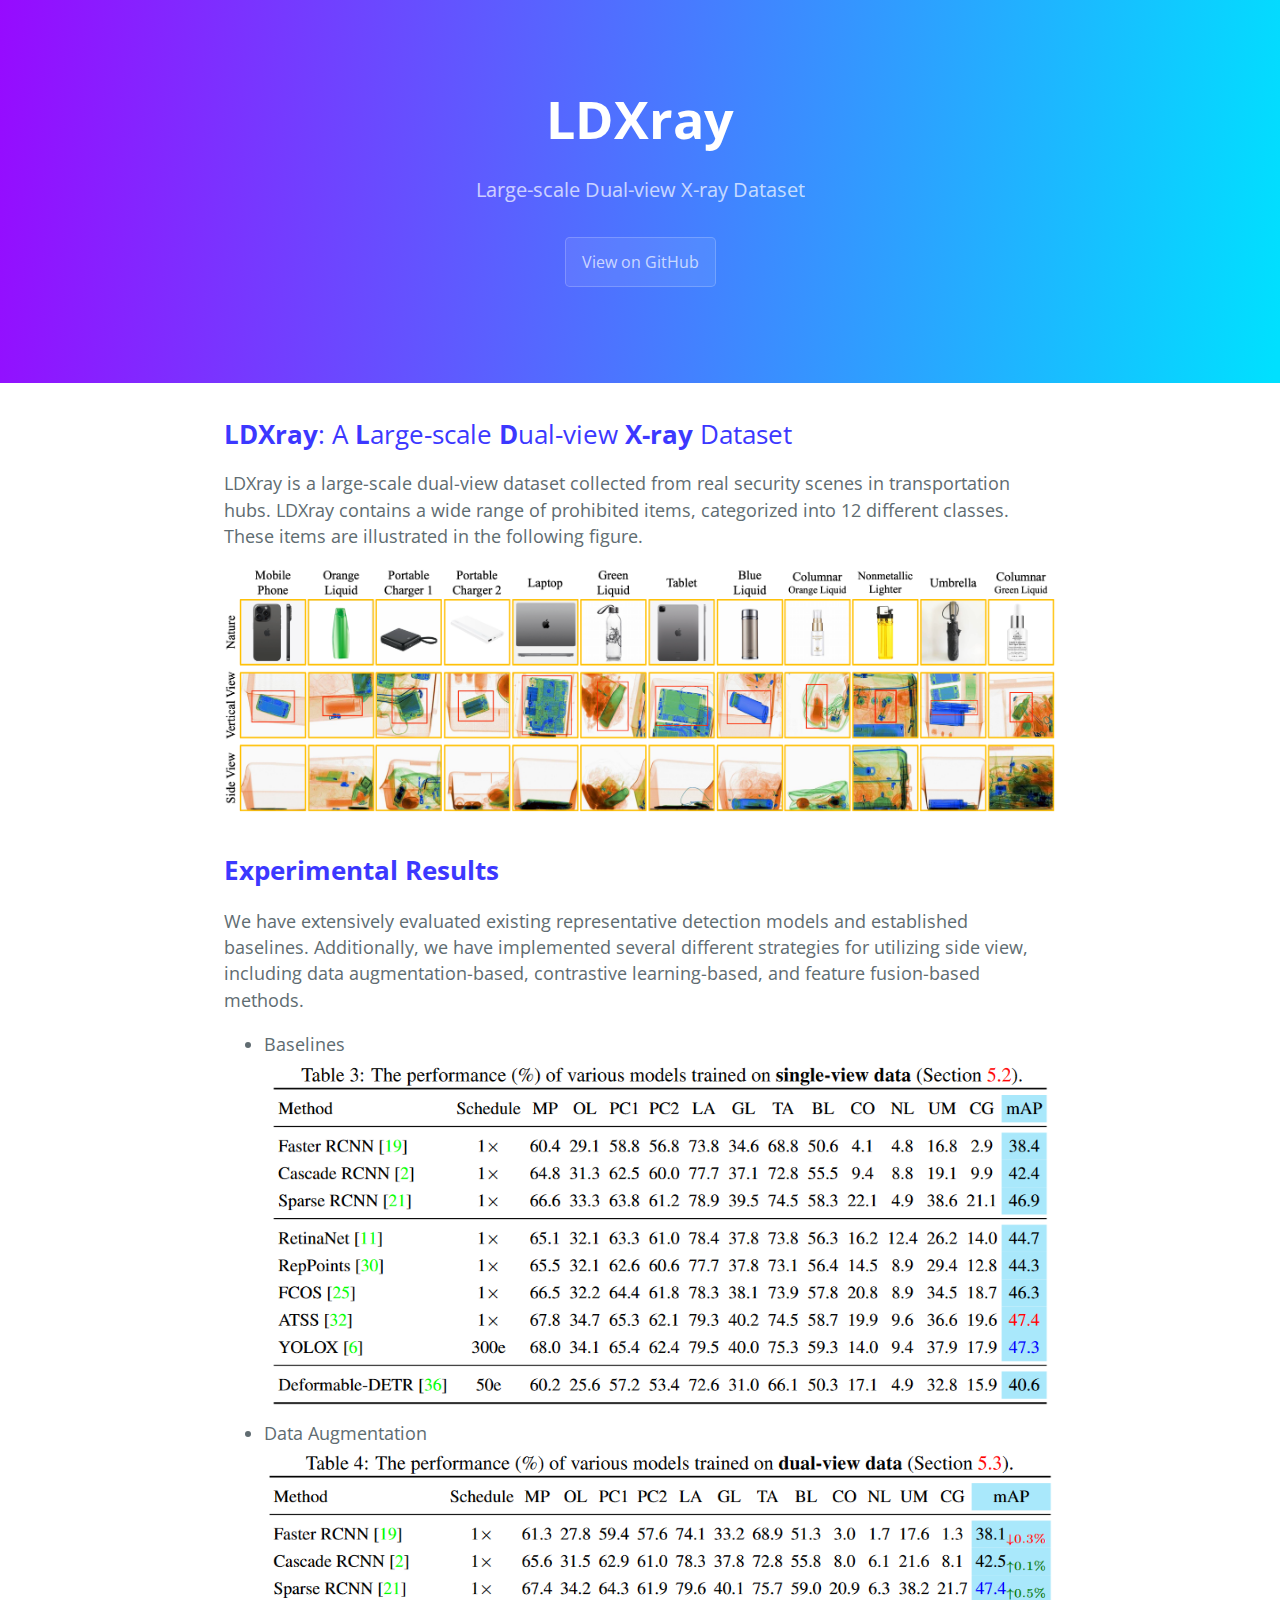
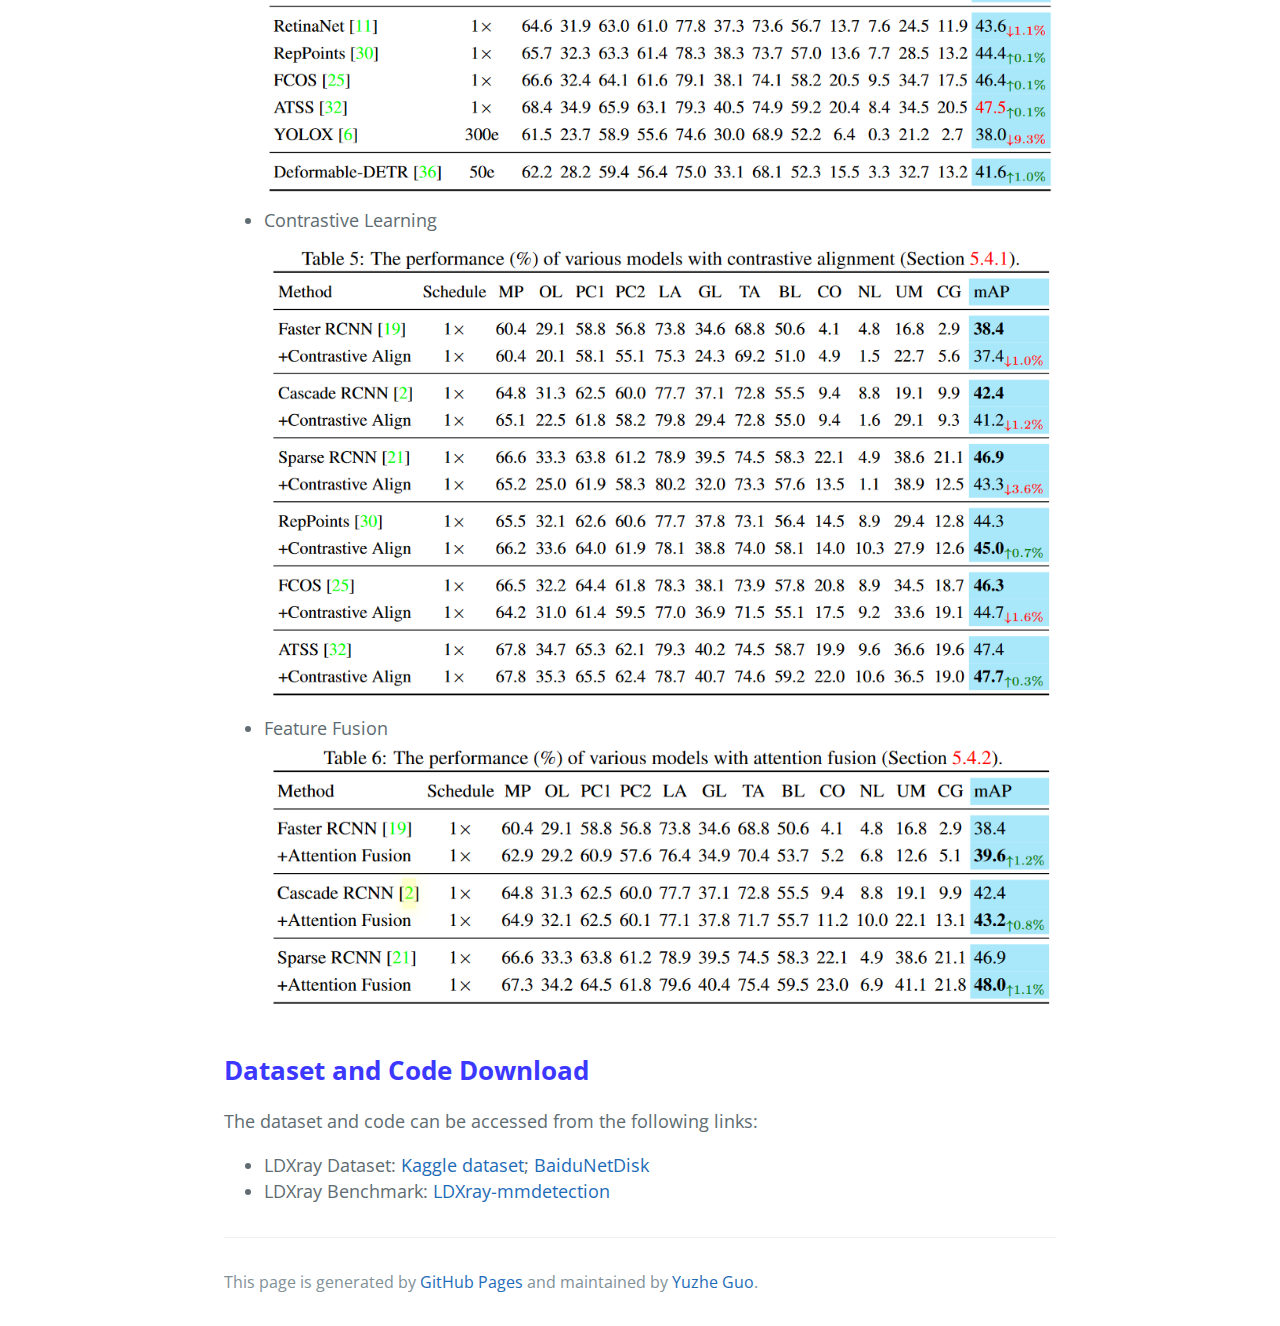
<file: index.html>
<!DOCTYPE html>
<html lang="en-US"><head>
<meta http-equiv="content-type" content="text/html; charset=UTF-8">
    <meta charset="UTF-8">

<!-- Begin Jekyll SEO tag v2.8.0 -->
<title>LDXray: A Dataset for X-ray Prohibited Items Detection</title>
<meta name="generator" content="Jekyll v3.9.3">
<meta property="og:title" content="LDXray: A Dataset for X-ray Prohibited Items Detection">
<meta property="og:locale" content="en_US">
<meta name="description" content="Large-scale Dual-view X-ray Dataset">
<meta property="og:description" content="Large-scale Dual-view X-ray Dataset">
<link rel="canonical" href="https://suzipei.github.io/LDXray/">
<meta property="og:url" content="https://suzipei.github.io/LDXray/">
<meta property="og:site_name" content="LDXray">
<meta property="og:type" content="website">
<meta name="twitter:card" content="summary">
<meta property="twitter:title" content="LDXray: A Dataset for X-ray Prohibited Items Detection">
<script type="application/ld+json">
{"@context":"https://schema.org","@type":"WebSite","description":"Large-scale Dual-view X-ray Dataset","headline":"LDXray: A Dataset for X-ray Prohibited Items Detection","name":"LDXray","url":"https://suzipei.github.io/LDXray/"}</script>
<!-- End Jekyll SEO tag -->

    <link rel="preconnect" href="https://fonts.gstatic.com/">
    <link rel="preload" href="https://fonts.googleapis.com/css?family=Open+Sans:400,700&amp;display=swap" as="style" type="text/css" crossorigin="">
    <meta name="viewport" content="width=device-width, initial-scale=1">
    <meta name="theme-color" content="#157878">
    <meta name="apple-mobile-web-app-status-bar-style" content="black-translucent">
    <link rel="stylesheet" href="style.css">
    <!-- start custom head snippets, customize with your own _includes/head-custom.html file -->

<!-- Setup Google Analytics -->

<!-- end custom head snippets -->

  </head>
  <body>
    <a id="skip-to-content" href="#content">Skip to the content.</a>

    <header class="page-header" role="banner">
      <h1 class="project-name">LDXray</h1>
      <h2 class="project-tagline">Large-scale Dual-view X-ray Dataset</h2>
      
        <a href="https://github.com/suzipei/LDXray" class="btn">View on GitHub</a>
      
      
    </header>
    
    <main id="content" class="main-content" role="main">
      <h2><strong>LDXray</strong>: A <strong>L</strong>arge-scale <strong>D</strong>ual-view <strong>X-ray</strong> Dataset</h2>
      <section>
          <p>LDXray is a large-scale dual-view dataset collected from real security scenes in transportation hubs. LDXray contains a wide range of prohibited items, categorized into 12 different classes. These items are illustrated in the following figure.</p>
          <img src="dataset.png" alt="Sample image from LDXray dataset">

          <h2> <strong> Experimental Results </strong> </h2>
          <p>We have extensively evaluated existing representative detection models and established baselines. Additionally, we have implemented several different strategies for utilizing side view, including data augmentation-based, contrastive learning-based, and feature fusion-based methods.</p>
          
          <ul>
              <li>
                  Baselines
                  <img src="baseline.png" alt="Baseline results">
              </li>
              <li>
                  Data Augmentation
                  <img src="sideview.png" alt="Data augmentation methods">
              </li>
              <li>
                  Contrastive Learning
                  <img src="contrastive.png" alt="Contrastive learning techniques">
              </li>
              <li>
                  Feature Fusion
                  <img src="fusion.png" alt="Feature fusion methods">
              </li>
          </ul>

          <h2> <strong> Dataset and Code Download </strong> </h2>
          <p>The dataset and code can be accessed from the following links:</p>
          <ul>
              <li>LDXray Dataset: <a href="https://www.kaggle.com/datasets/yuzheguocs/LDXray">Kaggle dataset</a>;<a href="https://pan.baidu.com/s/1YyUcBe7usxMUb1UyzTorgQ?pwd=m5pl"> BaiduNetDisk</a></li>
              <li>LDXray Benchmark: <a href="https://github.com/SuZipei/LDXray-mmdetection">LDXray-mmdetection</a></li>
          </ul>
      </section>
      <footer class="site-footer">
        <span class="site-footer-credits">This page is generated by <a href="https://pages.github.com/">GitHub Pages</a> and maintained by <a href="https://github.com/suzipei">Yuzhe Guo</a>.</span>
      </footer>
    </main>
  

</body></html>
</file>
<file: style.css>
/*! normalize.css v3.0.2 | MIT License | git.io/normalize */@import url("https://fonts.googleapis.com/css?family=Open+Sans:400,700&display=swap");html{font-family:sans-serif;-ms-text-size-adjust:100%;-webkit-text-size-adjust:100%}body{margin:0}article,aside,details,figcaption,figure,footer,header,hgroup,main,menu,nav,section,summary{display:block}audio,canvas,progress,video{display:inline-block;vertical-align:baseline}audio:not([controls]){display:none;height:0}[hidden],template{display:none}a{background-color:transparent}a:active,a:hover{outline:0}abbr[title]{border-bottom:1px dotted}b,strong{font-weight:bold}dfn{font-style:italic}h1{font-size:2em;margin:0.67em 0}mark{background:#ff0;color:#000}small{font-size:80%}sub,sup{font-size:75%;line-height:0;position:relative;vertical-align:baseline}sup{top:-0.5em}sub{bottom:-0.25em}img{border:0}svg:not(:root){overflow:hidden}figure{margin:1em 40px}hr{box-sizing:content-box;height:0}pre{overflow:auto}code,kbd,pre,samp{font-family:monospace, monospace;font-size:1em}button,input,optgroup,select,textarea{color:inherit;font:inherit;margin:0}button{overflow:visible}button,select{text-transform:none}button,html input[type="button"],input[type="reset"],input[type="submit"]{-webkit-appearance:button;cursor:pointer}button[disabled],html input[disabled]{cursor:default}button::-moz-focus-inner,input::-moz-focus-inner{border:0;padding:0}input{line-height:normal}input[type="checkbox"],input[type="radio"]{box-sizing:border-box;padding:0}input[type="number"]::-webkit-inner-spin-button,input[type="number"]::-webkit-outer-spin-button{height:auto}input[type="search"]{-webkit-appearance:textfield;box-sizing:content-box}input[type="search"]::-webkit-search-cancel-button,input[type="search"]::-webkit-search-decoration{-webkit-appearance:none}fieldset{border:1px solid #c0c0c0;margin:0 2px;padding:0.35em 0.625em 0.75em}legend{border:0;padding:0}textarea{overflow:auto}optgroup{font-weight:bold}table{border-collapse:collapse;border-spacing:0}td,th{padding:0}.highlight table td{padding:5px}.highlight table pre{margin:0}.highlight .cm{color:#999988;font-style:italic}.highlight .cp{color:#999999;font-weight:bold}.highlight .c1{color:#999988;font-style:italic}.highlight .cs{color:#999999;font-weight:bold;font-style:italic}.highlight .c,.highlight .cd{color:#999988;font-style:italic}.highlight .err{color:#a61717;background-color:#e3d2d2}.highlight .gd{color:#000000;background-color:#ffdddd}.highlight .ge{color:#000000;font-style:italic}.highlight .gr{color:#aa0000}.highlight .gh{color:#999999}.highlight .gi{color:#000000;background-color:#ddffdd}.highlight .go{color:#888888}.highlight .gp{color:#555555}.highlight .gs{font-weight:bold}.highlight .gu{color:#aaaaaa}.highlight .gt{color:#aa0000}.highlight .kc{color:#000000;font-weight:bold}.highlight .kd{color:#000000;font-weight:bold}.highlight .kn{color:#000000;font-weight:bold}.highlight .kp{color:#000000;font-weight:bold}.highlight .kr{color:#000000;font-weight:bold}.highlight .kt{color:#445588;font-weight:bold}.highlight .k,.highlight .kv{color:#000000;font-weight:bold}.highlight .mf{color:#009999}.highlight .mh{color:#009999}.highlight .il{color:#009999}.highlight .mi{color:#009999}.highlight .mo{color:#009999}.highlight .m,.highlight .mb,.highlight .mx{color:#009999}.highlight .sb{color:#d14}.highlight .sc{color:#d14}.highlight .sd{color:#d14}.highlight .s2{color:#d14}.highlight .se{color:#d14}.highlight .sh{color:#d14}.highlight .si{color:#d14}.highlight .sx{color:#d14}.highlight .sr{color:#009926}.highlight .s1{color:#d14}.highlight .ss{color:#990073}.highlight .s{color:#d14}.highlight .na{color:#008080}.highlight .bp{color:#999999}.highlight .nb{color:#0086B3}.highlight .nc{color:#445588;font-weight:bold}.highlight .no{color:#008080}.highlight .nd{color:#3c5d5d;font-weight:bold}.highlight .ni{color:#800080}.highlight .ne{color:#990000;font-weight:bold}.highlight .nf{color:#990000;font-weight:bold}.highlight .nl{color:#990000;font-weight:bold}.highlight .nn{color:#555555}.highlight .nt{color:#000080}.highlight .vc{color:#008080}.highlight .vg{color:#008080}.highlight .vi{color:#008080}.highlight .nv{color:#008080}.highlight .ow{color:#000000;font-weight:bold}.highlight .o{color:#000000;font-weight:bold}.highlight .w{color:#bbbbbb}.highlight{background-color:#f8f8f8}*{box-sizing:border-box}body{padding:0;margin:0;font-family:"Open Sans", "Helvetica Neue", Helvetica, Arial, sans-serif;font-size:16px;line-height:1.5;color:#606c71}#skip-to-content{height:1px;width:1px;position:absolute;overflow:hidden;top:-10px}#skip-to-content:focus{position:fixed;top:10px;left:10px;height:auto;width:auto;background:#e19447;outline:thick solid #e19447}a{color:#1e6bb8;text-decoration:none}a:hover{text-decoration:underline}.btn{display:inline-block;margin-bottom:1rem;color:rgba(255,255,255,0.7);background-color:rgba(255,255,255,0.08);border-color:rgba(255,255,255,0.2);border-style:solid;border-width:1px;border-radius:0.3rem;transition:color 0.2s, background-color 0.2s, border-color 0.2s}.btn:hover{color:rgba(255,255,255,0.8);text-decoration:none;background-color:rgba(255,255,255,0.2);border-color:rgba(255,255,255,0.3)}.btn+.btn{margin-left:1rem}@media screen and (min-width: 64em){.btn{padding:0.75rem 1rem}}@media screen and (min-width: 42em) and (max-width: 64em){.btn{padding:0.6rem 0.9rem;font-size:0.9rem}}@media screen and (max-width: 42em){.btn{display:block;width:100%;padding:0.75rem;font-size:0.9rem}.btn+.btn{margin-top:1rem;margin-left:0}}.page-header{color:#fff;text-align:center;background-color:#159957;background-image:linear-gradient(96deg, #9E00FF -4.75%, #00E0FF 99.51%)}@media screen and (min-width: 64em){.page-header{padding:5rem 6rem}}@media screen and (min-width: 42em) and (max-width: 64em){.page-header{padding:3rem 4rem}}@media screen and (max-width: 42em){.page-header{padding:2rem 1rem}}.project-name{margin-top:0;margin-bottom:0.1rem}@media screen and (min-width: 64em){.project-name{font-size:3.25rem}}@media screen and (min-width: 42em) and (max-width: 64em){.project-name{font-size:2.25rem}}@media screen and (max-width: 42em){.project-name{font-size:1.75rem}}.project-tagline{margin-bottom:2rem;font-weight:normal;opacity:0.7}@media screen and (min-width: 64em){.project-tagline{font-size:1.25rem}}@media screen and (min-width: 42em) and (max-width: 64em){.project-tagline{font-size:1.15rem}}@media screen and (max-width: 42em){.project-tagline{font-size:1rem}}.main-content{word-wrap:break-word}.main-content :first-child{margin-top:0}@media screen and (min-width: 64em){.main-content{max-width:64rem;padding:2rem 6rem;margin:0 auto;font-size:1.1rem}}@media screen and (min-width: 42em) and (max-width: 64em){.main-content{padding:2rem 4rem;font-size:1.1rem}}@media screen and (max-width: 42em){.main-content{padding:2rem 1rem;font-size:1rem}}.main-content kbd{background-color:#fafbfc;border:1px solid #c6cbd1;border-bottom-color:#959da5;border-radius:3px;box-shadow:inset 0 -1px 0 #959da5;color:#444d56;display:inline-block;font-size:11px;line-height:10px;padding:3px 5px;vertical-align:middle}.main-content img{max-width:100%}.main-content h1,.main-content h2,.main-content h3,.main-content h4,.main-content h5,.main-content h6{margin-top:2rem;margin-bottom:1rem;font-weight:normal;color:#3c38ff}.main-content p{margin-bottom:1em}.main-content code{padding:2px 4px;font-family:Consolas, "Liberation Mono", Menlo, Courier, monospace;font-size:0.9rem;color:#567482;background-color:#f3f6fa;border-radius:0.3rem}.main-content pre{padding:0.8rem;margin-top:0;margin-bottom:1rem;font:1rem Consolas, "Liberation Mono", Menlo, Courier, monospace;color:#567482;word-wrap:normal;background-color:#f3f6fa;border:solid 1px #dce6f0;border-radius:0.3rem}.main-content pre>code{padding:0;margin:0;font-size:0.9rem;color:#567482;word-break:normal;white-space:pre;background:transparent;border:0}.main-content .highlight{margin-bottom:1rem}.main-content .highlight pre{margin-bottom:0;word-break:normal}.main-content .highlight pre,.main-content pre{padding:0.8rem;overflow:auto;font-size:0.9rem;line-height:1.45;border-radius:0.3rem;-webkit-overflow-scrolling:touch}.main-content pre code,.main-content pre tt{display:inline;max-width:initial;padding:0;margin:0;overflow:initial;line-height:inherit;word-wrap:normal;background-color:transparent;border:0}.main-content pre code:before,.main-content pre code:after,.main-content pre tt:before,.main-content pre tt:after{content:normal}.main-content ul,.main-content ol{margin-top:0}.main-content blockquote{padding:0 1rem;margin-left:0;color:#819198;border-left:0.3rem solid #dce6f0}.main-content blockquote>:first-child{margin-top:0}.main-content blockquote>:last-child{margin-bottom:0}.main-content table{display:block;width:100%;overflow:auto;word-break:normal;word-break:keep-all;-webkit-overflow-scrolling:touch}.main-content table th{font-weight:bold}.main-content table th,.main-content table td{padding:0.5rem 1rem;border:1px solid #e9ebec}.main-content dl{padding:0}.main-content dl dt{padding:0;margin-top:1rem;font-size:1rem;font-weight:bold}.main-content dl dd{padding:0;margin-bottom:1rem}.main-content hr{height:2px;padding:0;margin:1rem 0;background-color:#eff0f1;border:0}.site-footer{padding-top:2rem;margin-top:2rem;border-top:solid 1px #eff0f1}@media screen and (min-width: 64em){.site-footer{font-size:1rem}}@media screen and (min-width: 42em) and (max-width: 64em){.site-footer{font-size:1rem}}@media screen and (max-width: 42em){.site-footer{font-size:0.9rem}}.site-footer-owner{display:block;font-weight:bold}.site-footer-credits{color:#819198}
</file>
